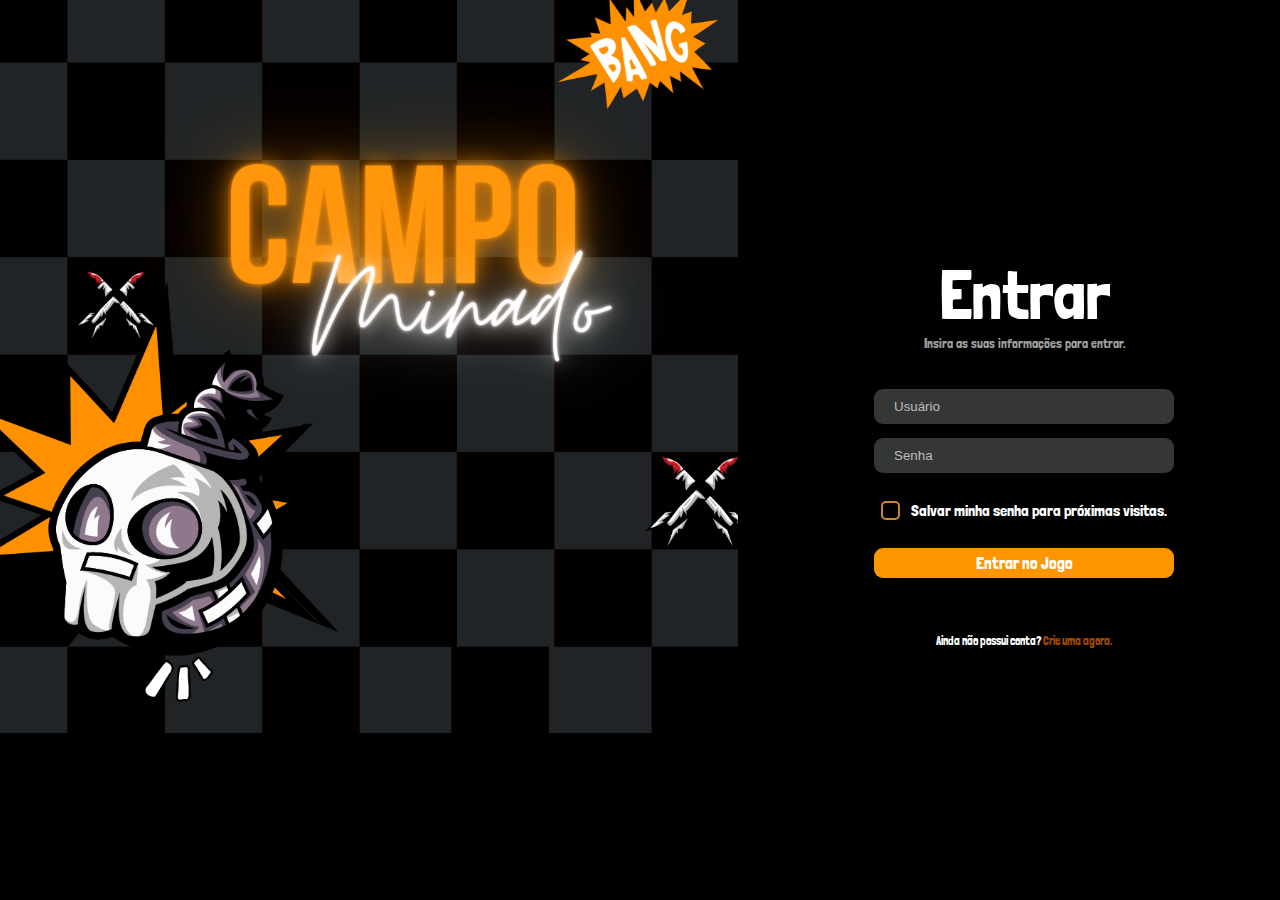
<file: index.html>
<!DOCTYPE html>
<html lang="pt-br">

<head>
	<title>Campo Minado</title>
	<meta charset="utf-8">
	<link rel="stylesheet" href="style.css">

  <!--Favicon-->
  <link rel="shortcut icon" href="img/icon.ico" type="image/x-icon" />

  <!--Fonte Londrina Solid-->
	<link href="https://fonts.googleapis.com/css2?family=Londrina+Solid:wght@300&display=swap" rel="stylesheet">
</head> 

<body>
  <!--Imagem feita por: @brenda.gandinii-->
	<img src="img/img_login.png" id="imagem" alt="Logotipo do Campo Minado">

  <div id="loginArea">

        <div class="login" id="entrar">
            <h1>Entrar</h1>

            <p class="sub">Insira as suas informações para entrar.</p>
            <p><br><br></p>
            <form>  
                <input id="usuarioLogin" type="text" class="text" placeholder="Usuário"/>
                <p><br></p>
                <input id="senhaLogin" type="password" class="text" placeholder="Senha"/>
                <p><br><br></p>

                <input id="check" type="checkbox">
                <label for="check">Salvar minha senha para próximas visitas.</label>

                <p><br><br></p>

            <a class="button" id="logar"><p>Entrar no Jogo</p></a>
                
                <p><br><br><br><br></p>

                <p>Ainda não possui conta? <a class="trocaTela">Crie uma agora.</a></p>

            </form>
        </div>

        <div class="login" id="cadastrar">
            <h3>Cadastrar</h3>

            <p class="sub">Torne-se um dos maiores jogadores de Campo Minado da Unicamp</p>
            <p><br><br></p>

            <form name="formCad" id="formCadastro">

                <div class="form-control">
                <small>Error message</small>
                <input type="text" class="text" placeholder="Nome Completo" id="nome" name="Nome" data-nomeInput="Nome"/>
                </div>
                <p><br></p>
                <div class="form-control">
                <small>Error message</small>
                <input type="text" class="text" placeholder="CPF (Apenas Dígitos)" id="cpf" name="CPF" data-nomeInput="CPF"/>
                </div>
                <p><br></p>
                <div class="form-control">
                <small>Error message</small>
                <input type="text" class="text"  placeholder="Data de Nascimento (dd/mm/yyyy)" id="dataNasc" name="dataNasc" data-nomeInput="Data de Nascimento"/>
                </div>
                <p><br></p>
                <div class="form-control">
                <small>Error message</small>
                <input type="text" class="text"  placeholder="Telefone" id="telefone" name="Telefone" data-nomeInput="Telefone"/>
                </div>
                <p><br></p>
                <div class="form-control">
                <small>Error message</small>
                <input type="text" class="text" placeholder="Email" id="email" name="Email" data-nomeInput="Email"/>
                </div>
                <p><br></p>
                <div class="form-control">
                <small>Error message</small>
                <input type="text" class="text" placeholder="Usuário" id="usuario" name="Username" data-nomeInput="Username"/>
                </div>
                <p><br></p>
                <div class="form-control">
                <small>Error message</small>
                <input type="password" class="text" placeholder="Senha" id="senha" name="Senha" data-nomeInput="Senha"/>
                </div>
                <p><br></p>
                <div class="form-control">
                <small>Error message</small>
                <input type="password" class="text" placeholder="Confirme sua Senha" id="confirmarSenha" name="confirmarSenha" data-nomeInput="Confirmar Senha"/>
                </div>
                <p><br></p>

                <a class="button" id="cadastro"><p>Criar minha conta</p></a>

                <p><br></p>

                <p>Já possui uma conta? <a class="trocaTela">Faça login agora.</a></p>

            </form>
        </div>
    </div>
    <script type="module" src="./scripts/autentificacao.js"></script> 
  </body>
</html>
</file>
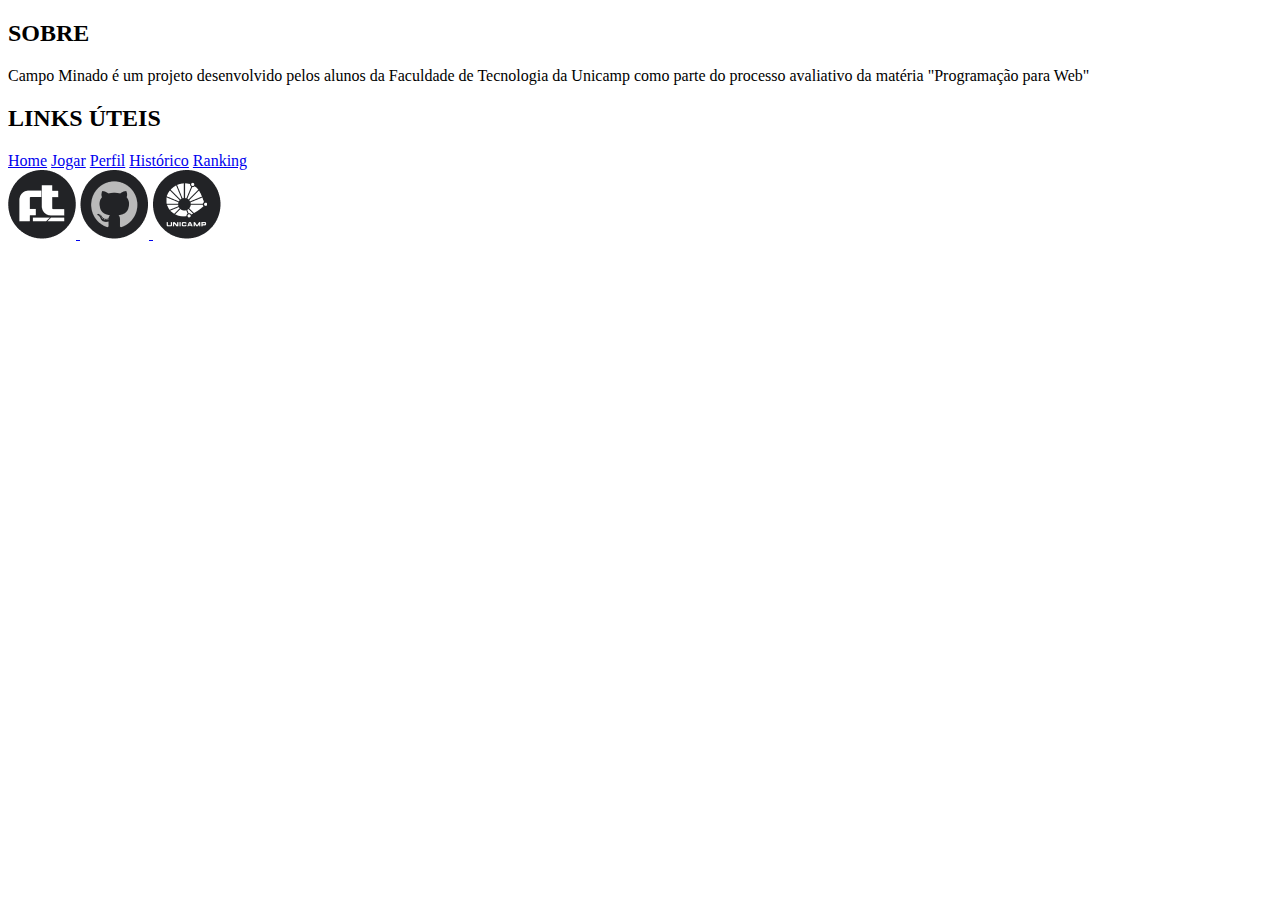
<file: NÃO ENVIAR/footer.html>
<!DOCTYPE html>
<html lang="pt-br">
<head>
  <meta charset="UTF-8">

  <!--Fonte Inter-->
  <link href="https://fonts.googleapis.com/css2?family=Inter:wght@100&display=swap" rel="stylesheet">
  
</head>
<body>
  <footer class="footer-container">
        <div id="f-sobre">
          <h2>SOBRE</h2>
          <p>Campo Minado é um projeto desenvolvido pelos alunos da Faculdade de Tecnologia da Unicamp como parte do
            processo avaliativo da matéria "Programação para Web"</p>
        </div>
        <div id="f-links">

          <h2>LINKS ÚTEIS</h2>

          <a href="../Dashboard/index.html" title="Home">Home</a>

          <a href="../CampoMinado/index.html" title="Campo Minado">Jogar</a>

          <a href="../Perfil/index.html" title="Perfil">Perfil</a>

          <a href="../Historico/index.html" title="Histórico">Histórico</a>

          <a href="../Ranking/index.html" title="Ranking">Ranking</a>

        </div>
        <div id="f-social">

          <div id="f-social-icons-div">
              <a href="https://www.ft.unicamp.br" target="_blank">
                <img src="../../img/ft_icon.png" alt="Icone Ft">
              </a>
              <a href="https://github.com/Felpezs/CampoMinado" target="_blank">
                <img src="../../img/github_icon.png" alt="Icone Github">
              </a>
            <a href="https://www.unicamp.br/unicamp/" target="_blank">
              <img src="../../img/unicamp_icon.png" alt="Icone Unicamp">
            </a>
          </div>
        </div>
      </footer>

</body>
</html>
</file>
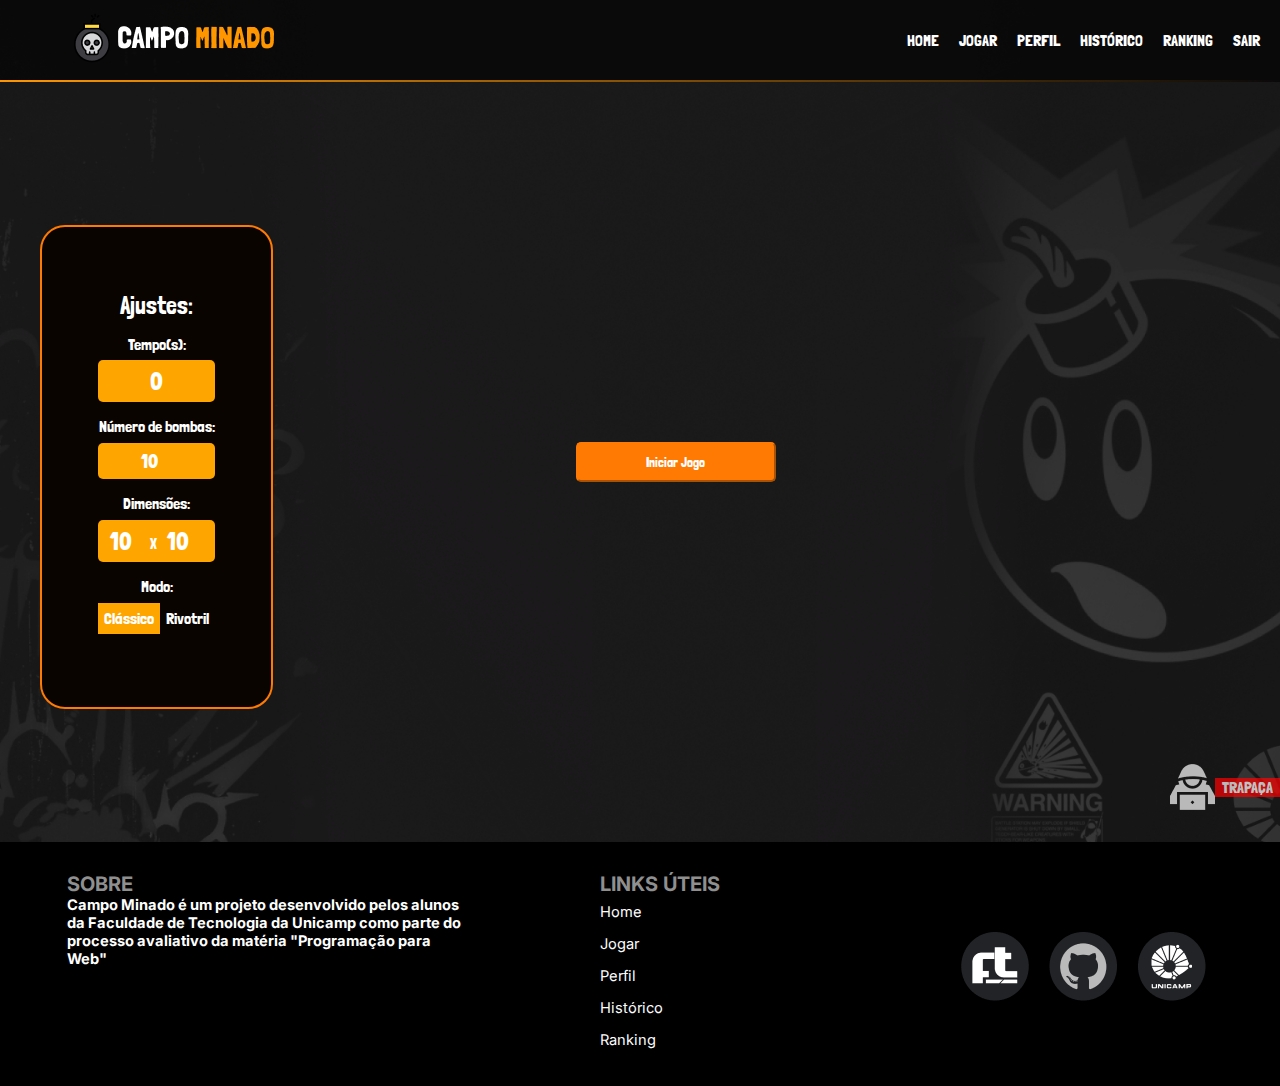
<file: Screens/CampoMinado/campoMinado.html>
<!DOCTYPE html>
<html lang="pt-br">
   <head>
      <meta charset="UTF-8" />
      <title>Campo Minado - Jogar</title>
      <link rel="stylesheet" type="text/css" href="style.css"/>

      <!--Favicon-->
      <link rel="shortcut icon" href="../../img/icon.ico" type="image/x-icon" />
    
      <!--Estilo Footer-->
      <link rel="stylesheet" type="text/css" href="../../Components/Footer/style.css" />

      <!--Fonte Londrina Solid-->
      <link href="https://fonts.googleapis.com/css2?family=Londrina+Solid:wght@300;400&display=swap" rel="stylesheet">

      <!--Fonte Inter-->
      <link href="https://fonts.googleapis.com/css2?family=Inter:wght@100&display=swap" rel="stylesheet">
  
      <!--Estilo NavBar-->
      <link rel="stylesheet" type="text/css" href="../../Components/Header/style.css" />

      
   </head>
   <body>
      <header>
         <div id="navbar">
           <div id="logo">
               <a href="../Dashboard/dashboard.html"><img src="../../img/Logo.png" alt="Logo da Página"></a>
           </div>
           <nav>
               <ul>
                   <li><a href="../Dashboard/dashboard.html">Home</a></li>
                   <li><a href="../CampoMinado/campoMinado.html">Jogar</a></li>
                   <li><a href="../Perfil/perfil.html">Perfil</a></li>
                   <li><a href="../Historico/historico.html">Histórico</a></li>
                   <li><a href="../Ranking/ranking.html">Ranking</a></li>
                   <li><a href="../../index.html">Sair</a></li>
               </ul>
           </nav>
         </div>
       </header>
      <article class="container">
         <div class="jogoContainer">
            <div class="headerJogoContainer">
               <div class="headerJogoContent">
                  <div class="itemHeaderJogo">
                     <h2>Ajustes:</h2>
                  </div>
                  <div class="itemHeaderJogo">
                     <h4>Tempo(s):</h4>
                     <div class="textBoxOrange">
                        <p id="timer">0</p>
                     </div>
                  </div>
                  <div class="itemHeaderJogo">
                     <h4>Número de bombas:</h4>
                     <div class="textBoxOrange">
                         <input class="hudInput2" type="number" id="nbombas" name="nbombas">
                     </div>
                  </div>
                  <div class="itemHeaderJogo">
                     <h4>Dimensões:</h4>
                     <div class="textBoxOrange">
                        <input class="hudInput" type="number" id="dimensao1" name="dimensao1" onkeydown="return false">
                        <p id="x" > X </p>
                        <input class="hudInput" type="number" id="dimensao2" name="dimensao2" onkeydown="return false">
                     </div>
                  </div>
                  <div class="itemHeaderJogo">
                     <h4>Modo:</h4>
                     <div class="switchBox" onclick="alteraModo()">
                        <div id="modoClassico" class="switchOn">
                           <p>Clássico</p>
                        </div>
                        <div id="modoRivotril" class="switchOff">
                           <p>Rivotril</p>
                        </div>
                     </div>
                  </div>
               </div>
            </div>
            <div class="jogoContent">
                <div class="headerGameArea">
                  <h1><span style="color:#ffff;">Campo</span> Minado</h1>
                </div>
                <div id="borda">
                  <table id="tabela"></table>
                
                  <table id="trapaca"></table>
                </div>
                  <button class="startButton" id="sbt" onclick="startGame()">Iniciar Jogo
                  </button>
                  <button class="restartButton"  id= "rst" onclick="restartGame()">
                  Reiniciar
                  </button>
            </div>
         </div>
         <div class="hackerArea" onmouseover="trapaca()" onmouseout="normal()">
                <img src="../../img/hacker_icon.png" alt="Hacker Icon" />
                <div class="trapacaButton" > 
                 <p> TRAPAÇA </p>
              </div>
             </div>
      </article>
      <footer class="footer-container" id="footer">
         <div id="f-sobre">
           <h2>SOBRE</h2>
           <p>Campo Minado é um projeto desenvolvido pelos alunos da Faculdade de Tecnologia da Unicamp como parte do
             processo avaliativo da matéria "Programação para Web"</p>
         </div>
         <div id="f-links">
 
           <h2>LINKS ÚTEIS</h2>
 
           <a href="../Dashboard/dashboard.html" title="Home">Home</a>
 
           <a href="../CampoMinado/campoMinado.html" title="Campo Minado">Jogar</a>
 
           <a href="../Perfil/perfil.html" title="Perfil">Perfil</a>
 
           <a href="../Historico/historico.html" title="Histórico">Histórico</a>
 
           <a href="../Ranking/ranking.html" title="Ranking">Ranking</a>
 
         </div>
         <div id="f-social">
 
           <div id="f-social-icons-div">
               <a href="https://www.ft.unicamp.br" target="_blank">
                 <img src="../../img/ft_icon.png" alt="Icone Ft">
               </a>
               <a href="https://github.com/Felpezs/CampoMinado" target="_blank">
                 <img src="../../img/github_icon.png" alt="Icone Github">
               </a>
             <a href="https://www.unicamp.br/unicamp/" target="_blank">
               <img src="../../img/unicamp_icon.png" alt="Icone Unicamp">
             </a>
           </div>
         </div>
       </footer>

       <script src="scripts.js"></script>
   </body>
</html>
</file>
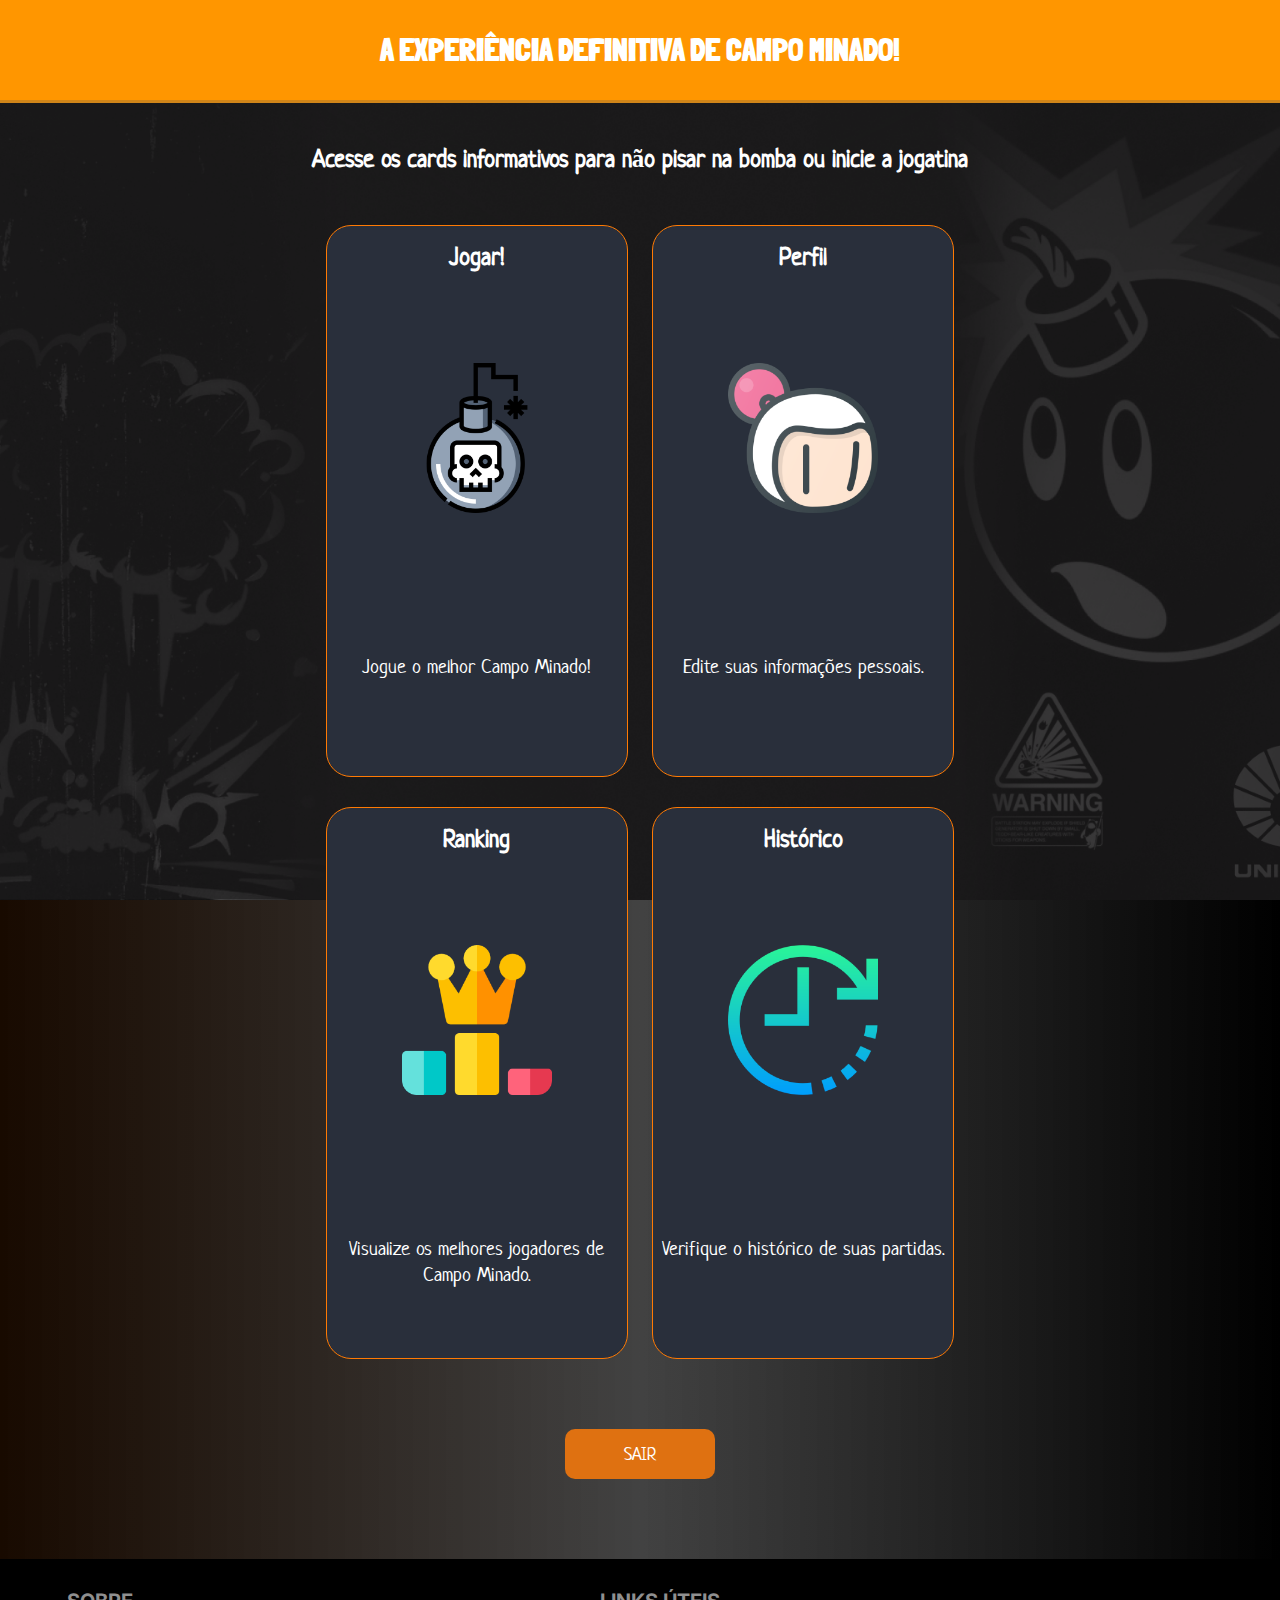
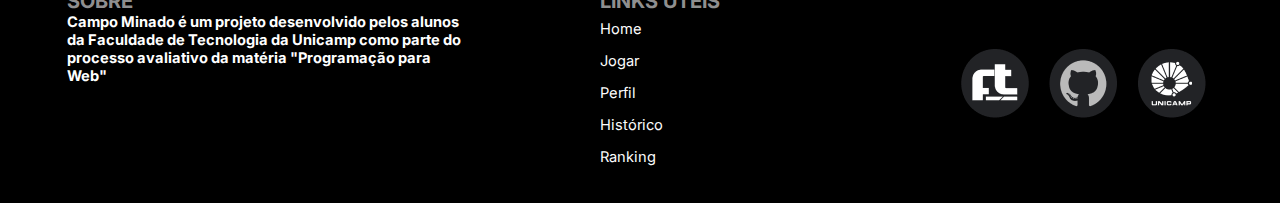
<file: Screens/Dashboard/dashboard.html>
<!DOCTYPE html>
<html lang="pt-br">

  <head>
    <meta charset="UTF-8">
    <title>Campo Minado - Dashboard</title>

    <!--Favicon-->
    <link rel="shortcut icon" href="../../img/icon.ico" type="image/x-icon" />
    
    <!--Estilo Customizado CSS-->
    <link rel="stylesheet" type="text/css" href="style.css">

    <!--Estilo Footer CSS-->
    <link rel="stylesheet" type="text/css" href="../../Components/Footer/style.css">

    <!--Fonte Londrina Solid-->
    <link href="https://fonts.googleapis.com/css2?family=Londrina+Solid:wght@300;400&display=swap" rel="stylesheet">

    <!--Fonte Neucha-->
    <link href="https://fonts.googleapis.com/css2?family=Neucha&display=swap" rel="stylesheet">

    <!--Fonte Inter-->
    <link href="https://fonts.googleapis.com/css2?family=Inter:wght@100&display=swap" rel="stylesheet">
  </head>

  <body>
    <header>
      <h1>A experiência definitiva de Campo Minado!</h1>
    </header>
    <div id="container">
      <article>
        <div id="info">
          <h2>Acesse os cards informativos para não pisar na bomba ou inicie a jogatina</h2>
        </div>
        <div id="card_area">
          <div class="group_cards">
            <a href="../CampoMinado/campoMinado.html">
              <div class="card">
                <h2>Jogar!</h2>
                <img src="../../img/bomb.png" alt="Bomba">
                <p>Jogue o melhor Campo Minado!</p>
              </div>
            </a>
            <a href="../Perfil/perfil.html">
              <div class="card">
                <h2>Perfil</h2>
                <img src="../../img/bomberman.png" alt="Bomberman">
                <p>Edite suas informações pessoais.</p>
              </div>
            </a>
        </div>
        <div class="group_cards">
          <a href="../Ranking/ranking.html">
            <div class="card">
              <h2>Ranking</h2>
              <img src="../../img/rank_img.png" alt="Ranking">
              <p>Visualize os melhores jogadores de Campo Minado.</p>
            </div>
          </a>
          <a href="../Historico/historico.html">
            <div class="card">
              <h2>Histórico</h2>
              <img src="../../img/clock_historic.png" alt="Relógio">
              <p>Verifique o histórico de suas partidas.</p>
            </div>
          </a>
        </div>
          
          <div id="exit">
            <a href="../../index.html">
              <div class="button">
                <p>Sair</p>
              </div>
            </a>
          </div>
        </div>
      </article>
    </div>
    <footer class="footer-container">
      <div id="f-sobre">
        <h2>SOBRE</h2>
        <p>Campo Minado é um projeto desenvolvido pelos alunos da Faculdade de Tecnologia da Unicamp como parte do
          processo avaliativo da matéria "Programação para Web"</p>
      </div>
      <div id="f-links">

        <h2>LINKS ÚTEIS</h2>

        <a href="../Dashboard/dashboard.html" title="Home">Home</a>

        <a href="../CampoMinado/campoMinado.html" title="Campo Minado">Jogar</a>

        <a href="../Perfil/perfil.html" title="Perfil">Perfil</a>

        <a href="../Historico/historico.html" title="Histórico">Histórico</a>

        <a href="../Ranking/ranking.html" title="Ranking">Ranking</a>

      </div>
      <div id="f-social">

        <div id="f-social-icons-div">
            <a href="https://www.ft.unicamp.br" target="_blank">
              <img src="../../img/ft_icon.png" alt="Icone Ft">
            </a>
            <a href="https://github.com/Felpezs/CampoMinado" target="_blank">
              <img src="../../img/github_icon.png" alt="Icone Github">
            </a>
          <a href="https://www.unicamp.br/unicamp/" target="_blank">
            <img src="../../img/unicamp_icon.png" alt="Icone Unicamp">
          </a>
        </div>
      </div>
    </footer>
  </body>

</html>
</file>
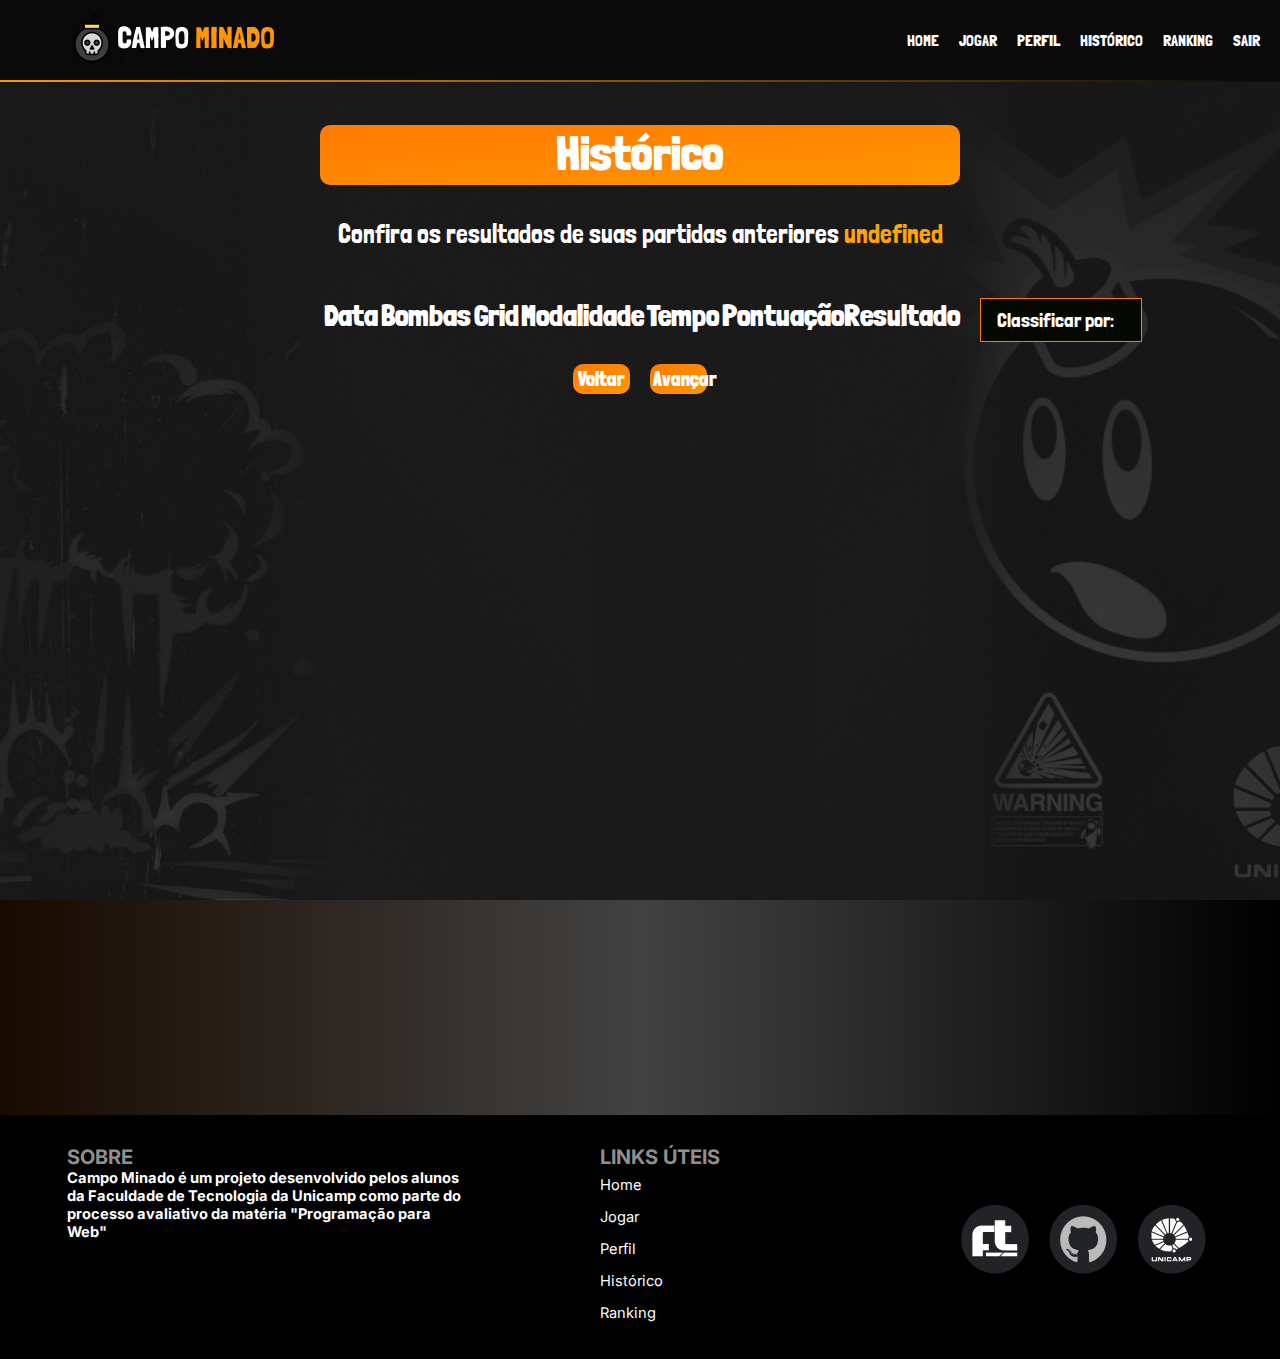
<file: Screens/Historico/historico.html>
<!DOCTYPE html>
<html lang="pt-br">
  <head>
    <meta charset="UTF-8" />
    <title>Campo Minado - Histórico</title>
    <link rel="stylesheet" type="text/css" href="style.css" />

    <!--Favicon-->
    <link rel="shortcut icon" href="../../img/icon.ico" type="image/x-icon" />
    
    <!--Estilo NavBar-->
    <link rel="stylesheet" type="text/css" href="../../Components/Header/style.css"/>

    <!--Estilo Footer CSS-->
    <link rel="stylesheet" type="text/css" href="../../Components/Footer/style.css">

    <!--Fonte Londrina Solid-->
    <link href="https://fonts.googleapis.com/css2?family=Londrina+Solid:wght@300;400&display=swap" rel="stylesheet">

    <!--Fonte Neucha-->
    <link
      href="https://fonts.googleapis.com/css2?family=Neucha&display=swap"
      rel="stylesheet"
    />
    
    <!--Fonte Inter-->
    <link href="https://fonts.googleapis.com/css2?family=Inter:wght@100&display=swap" rel="stylesheet">
  </head>

  <body>
    <header>
      <div id="navbar">
        <div id="logo">
            <a href="../Dashboard/dashboard.html"><img src="../../img/Logo.png" alt="Logo da Página"></a>
        </div>
        <nav>
            <ul>
                <li><a href="../Dashboard/dashboard.html">Home</a></li>
                <li><a href="../CampoMinado/campoMinado.html">Jogar</a></li>
                <li><a href="../Perfil/perfil.html">Perfil</a></li>
                <li><a href="../Historico/historico.html">Histórico</a></li>
                <li><a href="../Ranking/ranking.html">Ranking</a></li>
                <li><a href="../../index.html">Sair</a></li>
            </ul>
        </nav>
      </div>
    </header>
    <article class="container">
      <div class="nomeCentral">
        <h1>Histórico</h1>
      </div>

      <div class="info">
        <h2>Confira os resultados de suas partidas anteriores <span class="userInfo">Joselito25</span></h2>
      </div>

      <div class="content">
        <div class="botaoClassificacao">
            <div class="dropdown">
            <div class="dropbtn">Classificar por:</div>
              <div class="dropdown-content">
                <a href="#">Mais Recentes</a>
                <a href="#">Mais Antigos</a>
                <a href="#">Menor Tempo</a>
                <a href="#">Mais Bombas</a>
                <a href="#">Maior Pontuação</a>
              </div>
          </div>
        </div>

        <!-- HEADERS -->
        <table class="tabelaHistorico">
          <tr>
            <th style="width: 20%">Data</th>
            <th style="width: 10%">Bombas</th>
            <th style="width: 15%">Grid</th>
            <th style="width: 5%">Modalidade</th>
            <th style="width: 20%">Tempo</th>
            <th style="width: 20%">Pontuação</th>
            <th style="width: 10%">Resultado</th>
          </tr>

          <!-- PRIMEIRA LINHA -->

        </table>

      <div id="navHistorico">
        <div class="botaoVoltar">
          <a class="button">Voltar</a>
        </div>
        <div class="botaoAvancar">
          <a class="button">Avançar</a>
        </div>
      </div>

      </div>
    </article>
    <footer class="footer-container">
      <div id="f-sobre">
        <h2>SOBRE</h2>
        <p>Campo Minado é um projeto desenvolvido pelos alunos da Faculdade de Tecnologia da Unicamp como parte do
          processo avaliativo da matéria "Programação para Web"</p>
      </div>
      <div id="f-links">

        <h2>LINKS ÚTEIS</h2>

        <a href="../Dashboard/dashboard.html" title="Home">Home</a>

        <a href="../CampoMinado/campoMinado.html" title="Campo Minado">Jogar</a>

        <a href="../Perfil/perfil.html" title="Perfil">Perfil</a>

        <a href="../Historico/historico.html" title="Histórico">Histórico</a>

        <a href="../Ranking/ranking.html" title="Ranking">Ranking</a>

      </div>
      <div id="f-social">

        <div id="f-social-icons-div">
            <a href="https://www.ft.unicamp.br" target="_blank">
              <img src="../../img/ft_icon.png" alt="Icone Ft">
            </a>
            <a href="https://github.com/Felpezs/CampoMinado" target="_blank">
              <img src="../../img/github_icon.png" alt="Icone Github">
            </a>
          <a href="https://www.unicamp.br/unicamp/" target="_blank">
            <img src="../../img/unicamp_icon.png" alt="Icone Unicamp">
          </a>
        </div>
      </div>
    </footer>

    <script src="./script.js"></script>
  </body>
</html>
</file>
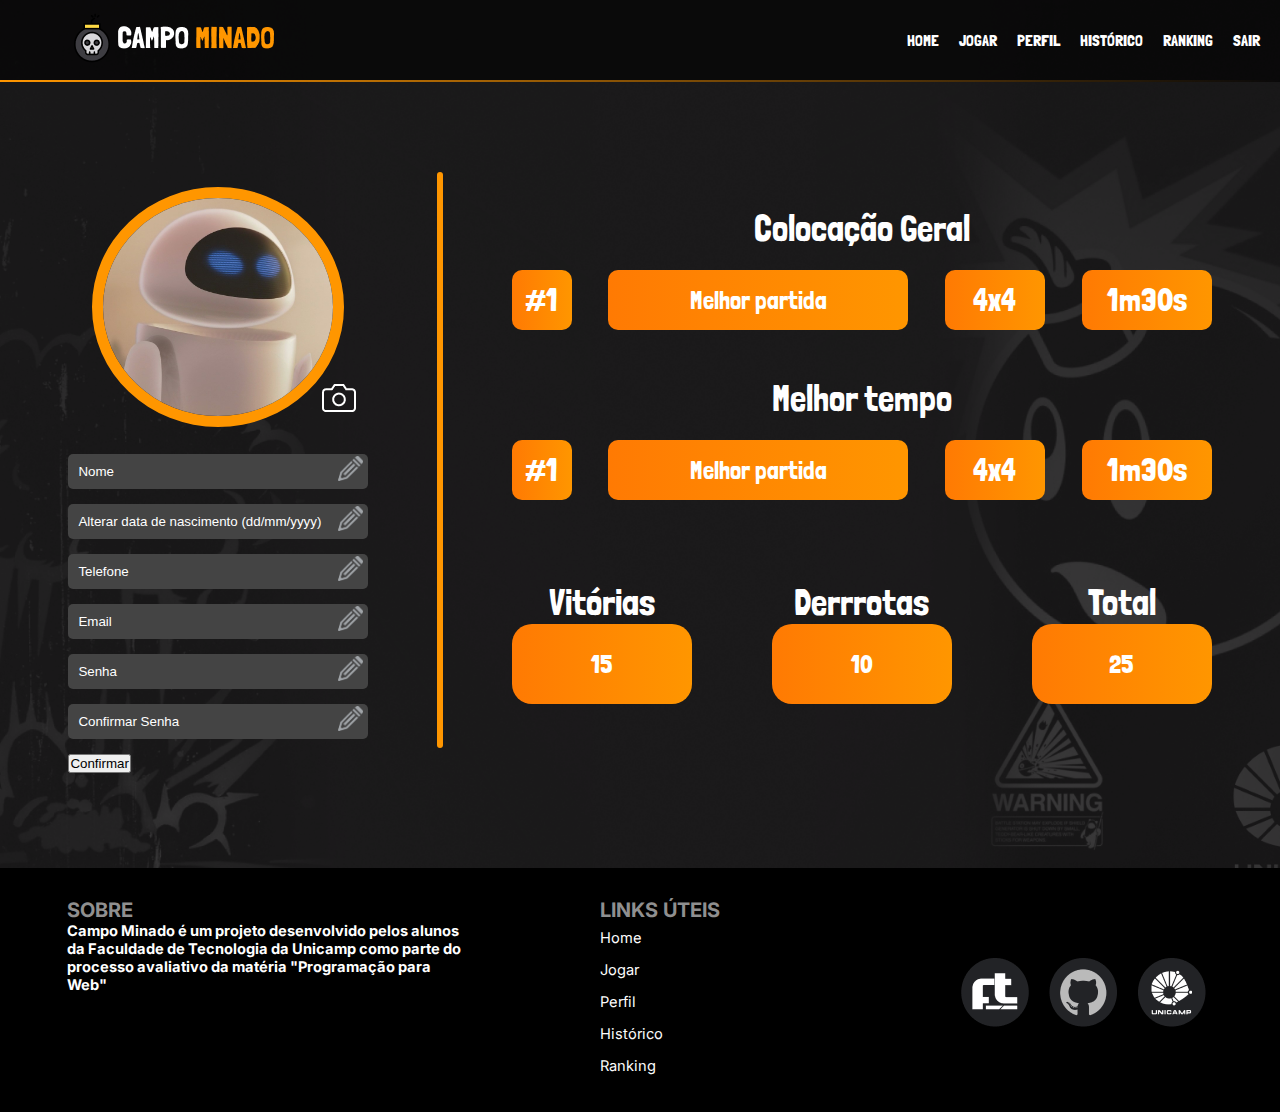
<file: Screens/Perfil/perfil.html>
<!DOCTYPE html>
<html lang="">

<head>
	<meta charset="UTF-8" />
	<title>Campo Minado - Perfil</title>
	<link rel="stylesheet" type="text/css" href="style.css" />

	<!--Favicon-->
	<link rel="shortcut icon" href="../../img/icon.ico" type="image/x-icon" />

	<!--Fonte Londrina Solid-->
	<link href="https://fonts.googleapis.com/css2?family=Londrina+Solid:wght@300;400&display=swap" rel="stylesheet" />

	<!--Fonte Inter-->
	<link href="https://fonts.googleapis.com/css2?family=Inter:wght@100&display=swap" rel="stylesheet" />

	<!--Estilo Footer-->
	<link rel="stylesheet" type="text/css" href="../../Components/Footer/style.css" />

	<!--Estilo NavBar-->
	<link rel="stylesheet" type="text/css" href="../../Components/Header/style.css" />
</head>

<body>
	<header>
		<div id="navbar">
			<div id="logo">
				<a href="../Dashboard/dashboard.html"><img src="../../img/Logo.png" alt="Logo da Página"></a>
              </div>
              <nav>
                  <ul>
                      <li><a href="../Dashboard/dashboard.html">Home</a></li>
                      <li><a href="../CampoMinado/campoMinado.html">Jogar</a></li>
                      <li><a href="../Perfil/perfil.html">Perfil</a></li>
                      <li><a href="../Historico/historico.html">Histórico</a></li>
                      <li><a href="../Ranking/ranking.html">Ranking</a></li>
                      <li><a href="../../index.html">Sair</a></li>
                  </ul>
              </nav>
            </div>
          </header>

        <div class="tela">
            <div class="ladoEsquerdo">

                <div class="posicionamento ">
                <img src="../../img/wallE.png" class="fotoPerfil" alt="Foto de Perfil"/>
                 <label for="image"><img src="../../img/icon-camera.png" class="camerazinha" alt="Camera"/>
                 <input type="file" accept="image/x-png,image/jpeg" id="image" name="image" style="display:none;"/>
                 </label>
                </div>

       <form>
                   <div class="fake-input">
                     <input type="text" placeholder="Nome" id="nome" disabled/>
                     <label for="nome">
                         <img src="../../img/edit.png" alt="Editar" width=25 id="lapisNome"/>
                    </label>
                     
                  </div>    

                   <div class="fake-input">
                     <input type="text" placeholder="Alterar data de nascimento (dd/mm/yyyy)" id="dtNas" disabled/>
                     <label for="dtNas">
                         <img src="../../img/edit.png" alt="Editar" width=25 id="lapisDtNas"/>
                    </label>
                  </div>    

                   <div class="fake-input">
                     <input type="text" placeholder="Telefone" id="telefone" disabled/>
                     <label for="telefone" >
                         <img src="../../img/edit.png" alt="Editar" width=25 id="lapisTelefone"/> 
                    </label>
                  </div>  

                   <div class="fake-input">
                     <input type="text" placeholder="Email" id="email" disabled/>
                     <label for="email" >
                         <img src="../../img/edit.png" alt="Editar" width=25 id="lapisEmail"/>
                    </label>
                  </div>     

                  <div class="fake-input">
                     <input type="password" placeholder="Senha" id="senha" disabled/>
                     <label for="senha" >
                         <img src="../../img/edit.png" alt="Editar" width=25 id="lapisSenha" />
                    </label>
                  </div>

                  <div class="fake-input">
                     <input type="password" placeholder="Confirmar Senha" id="confirmarSenha" disabled/>
                    <label for="confirmarSenha">
                         <img src="../../img/edit.png" alt="Editar" width=25 id="lapisConfirmarSenha"/>
                    </label>
                  </div>

                  <button type="submit" onclick="atualizarDadosNaSessao();">Confirmar</button>      
          </form>
            </div>

            <div class="verticalLine"></div>

            <div class="ladoDireito">
                <div class="colocacaoGeral">
                    <div class="posicaoRelativa">
                        <p style="padding: 20px">Colocação Geral</p>
                    </div>

                    <div class="posicionamento2">

                        <div class="ranking">
                            <div class="insideRanking">
                                <p>#1</p>
                            </div>
                        </div>

                       <div class="melhorPartida">
                            <div class="insideRetangulo">
                                <p>Melhor partida</p>
                            </div>
                        </div>

                        <div class="dimensoes">
                            <div class="insideDimensoes">
                                <p>4x4</p>
                            </div>
                        </div>
                        <div class="tempo">
                            <div class="insideTempo">
                                <p>1m30s</p>
                            </div>
                        </div>
                    </div>
                </div>
                <div class="colocacaoGeral">
                    <div class="posicaoRelativa">
                        <p style="padding-top: 90px;padding-bottom: 20px">Melhor tempo</p>
                    </div>
                    <div class="posicionamento2">
                    <div class="ranking">
                        <div class="insideRanking">
                            <p>#1</p>
                        </div>
                    </div>

                    <div class="melhorPartida">
                        <div class="insideRetangulo">
                            <p>Melhor partida</p>
                        </div>
                    </div>

                    <div class="dimensoes">
                        <div class="insideDimensoes">
                            <p>4x4</p>
                        </div>
                    </div>
                    <div class="tempo">
                        <div class="insideTempo">
                            <p>1m30s</p>
                        </div>
                    </div>
                    </div>

                    <div class="posicaoRelativa2">
                      <div>
                        <p>Vitórias</p>
                        <div class="caixaDeBaixo">
                            <div class="insideBaixo">
                                <p>15</p>
                            </div>
                        </div>
                      </div>
                      <div>
                        <p>Derrrotas</p>
                        <div class="caixaDeBaixo">
                            <div class="insideBaixo">
                                <p>10</p>
                            </div>
                        </div>
                        </div>
                         <div>
                        <p>Total</p>
                        <div class="caixaDeBaixo">
                            <div class="insideBaixo">
                                <p>25</p>
                            </div>
                        </div>
                        </div>
                    </div>
                </div>
            </div>
        </div>
        <footer class="footer-container">
            <div id="f-sobre">
              <h2>SOBRE</h2>
              <p>Campo Minado é um projeto desenvolvido pelos alunos da Faculdade de Tecnologia da Unicamp como parte do
                processo avaliativo da matéria "Programação para Web"</p>
            </div>
            <div id="f-links">
    
              <h2>LINKS ÚTEIS</h2>
    
              <a href="../Dashboard/dashboard.html" title="Home">Home</a>
    
              <a href="../CampoMinado/campoMinado.html" title="Campo Minado">Jogar</a>
    
              <a href="../Perfil/perfil.html" title="Perfil">Perfil</a>
    
              <a href="../Historico/historico.html" title="Histórico">Histórico</a>
    
              <a href="../Ranking/ranking.html" title="Ranking">Ranking</a>
    
            </div>
            <div id="f-social">
    
              <div id="f-social-icons-div">
                  <a href="https://www.ft.unicamp.br" target="_blank">
                    <img src="../../img/ft_icon.png" alt="Icone Ft">
                  </a>
                  <a href="https://github.com/Felpezs/CampoMinado" target="_blank">
                    <img src="../../img/github_icon.png" alt="Icone Github">
                  </a>
                <a href="https://www.unicamp.br/unicamp/" target="_blank">
                  <img src="../../img/unicamp_icon.png" alt="Icone Unicamp">
                </a>
              </div>
            </div>
          </footer>

          <script src="script.js"></script>
    </body>
</html>
</file>
<file: style.css>
*{margin: 0; padding: 0;}

#imagem {
    max-width: 60%;
    height: auto;
    width: auto; /* ie8 */
    margin-top: -35px;
    margin-left: -30px;
}

.login {
    display: flex;
    flex-direction: column;
    align-items: center;
    justify-content: center;
    width: 40vw;
    right: 0;
    position: absolute;
    background: #000; 
    height: 100%;
}

@media screen and (max-width: 1080px) { 
#imagem  { display: none; }
}


@media screen and (max-width: 1080px) { 
.login { position: relative; }
}


@media screen and (max-width: 1080px) { 
    #loginArea {
    margin: auto;
    display: block;
    margin-top: 10%;
  }
}

body{
    display: flex;
    flex-direction: row;
    background-color: #000000;
    color: white;
    font-family: 'Londrina Solid';
    overflow-y: hidden;
}

#cadastrar {
  display: none;
}

.login form {
    display: flex;
    flex-direction: column;
    align-items: center;
}

.login section{
    display: flex;
    flex-direction: row;
}

.login h1{
    font-size: 70px;
    font-style: normal;
    font-weight: normal;
    display: flex;
    align-items: center;
    letter-spacing: -0.017em;
}

.sub{
    color:#9E9E9E;
    font-size: 13px;
}

.text{
    width: 280px;
    height: 35px;
    border-radius: 9px;
    background-color: #353737;
    border: none;
}

input::placeholder{
    color: #bdbdbd;
}

section label{
    font-size: 12px;
    color: #9E9E9E;
    padding-left: 10px;
}

form p{
    font-size: 12px;
}

form a{
    color: #A14800;
    text-decoration: none;
}

.button p{
  font-size: 17px;
}

.button{
    width: 300px;
    height: 30px;
    border-radius: 9px;
    background-color: #FF9600;
    border: none;
    color: white;
    font-weight: normal;
    font-size: 17px;
    font-family: 'Londrina Solid';
    display: flex;
    align-items: center;
    justify-content: center;
}

#cadastro{
    margin: 5px 0 5px 0;
}

input[type="text"],input[type="password"]  {
    color: white;
    padding-left: 20px;
}

input[type="checkbox"] {
    position: absolute;
    z-index: -1;
    opacity: 0;
}
  
input[type="checkbox"] + label {
    position: relative;
    cursor: pointer;
    padding-left: 30px;
}

input[type="checkbox"] + label::before {
    content: "";
    position: absolute;
    width: 15px;
    height: 15px;
    left: 0;
    bottom: 0;
    border: solid 2px;
    vertical-align: bottom;
    border-color: #CC892A;
    border-radius: 5px;
}

input[type="checkbox"]:checked + label::after {
    content: "";
    position: absolute;
    left: 6px;
    bottom: 6px;
    width: 6px;
    height: 14px;
    border-right: solid 3px white;
    border-bottom: solid 3px white;
    transform: rotate(45deg);
}

#cadastrar h3{
    font-size: 35px;
    font-weight: normal;
}

a{
  cursor: pointer;
}

.formControl.valido input {
    border: 2px solid #2ecc71;
}

.formControl.invalido input{
    border: 2px solid #e74c3c;
}

.form-control small{
    display: none;
}
</file>
<file: Screens/CampoMinado/style.css>
*{
    margin: 0;
    padding: 0;
}

body{
    background: url('../../img/background.png') no-repeat center fixed, linear-gradient(90deg, rgba(24, 10, 0, 1), rgba(33, 33, 33, 0.85), rgba(0, 0, 0, 1));
       -webkit-background-size: cover;
       -moz-background-size: cover;
       -o-background-size: cover;
       background-size: cover;
}

#footer {
  margin-top: 0px;
}

.nomeCentral{
    background: linear-gradient(to left top, #FF9600, #FF7A03);
    border-radius: 10px;
    width: 100%;
    height: 60px;
    margin: auto;
    margin-bottom: 33px;
}

h4,p {
  font-family: 'Londrina Solid', cursive;
}

.nomeCentral h1{
    font-weight: normal;
    font-size: 48px;
    color: #ffff;
    text-align: center;
}


.container {
  margin: 0;
  padding: 10px;
}


.boxTdFirst {
    background: linear-gradient(to left top, #FF9600, #FF7A03);
    border-radius: 10px;
    margin: auto;
    width: 100%;
    height: 100%;  
}

.jogoContainer {
  display: flex;
  height: 50vw;
  justify-items: center;
  align-items: center;
  margin: 50px 0;
}

.hudInput {
  background: transparent;
  border: 0px;
  color: white;
  width: 40px;
  text-align: center;
  font-size: 25px;
  font-family: 'Londrina Solid';
}

.hudInput2 {
  background: transparent;
  border: 0px;
  color: white;
  width: 45px;
  text-align: center;
  font-size: 20px;
  font-family: 'Londrina Solid';
}

#x {
  width: 10px;
  align-content: center;
  padding-top: 5px;
  margin-right: 7px;

  
}

#timer {
  font-size: 25px
}

.headerJogoContainer {
  display: flex;
  flex-direction: row;
  align-items: center;
  justify-items: center;
  border-radius: 25px;
  border:  2px solid rgba(255, 122, 3, 1);
  background-color: #0A0400;
  height: 480px;
  margin-left: 30px;
  margin-top: 10px;
  color: white;
  font-family: 'Londrina Solid';
}

.itemHeaderJogo {
  margin: 5px;
  margin-bottom: 15px;
}

.headerJogoContent {
  padding-top: 4.5vh;
  padding-left:  4vw;
  padding-right:  4vw;
  padding-bottom:  4.5vh;
  text-align: center;
}

.textBoxOrange {
  padding: 6px;
  background: orange;
  text-align: center;
  display: flex;
  justify-content: center;
  border-radius: 5px;
}

h2 {
  font-weight: 500;
}

.switchBox{
  text-align: center;
  display: flex;
  cursor: pointer;
}

.switchOff, .switchOn{
  padding: 6px;
}

.switchOn{
  background-color: orange;
}

.jogoContent {
  display: flex;
  flex-direction: column;
  justify-content: center;
  align-items: center;
  height: 50vw;
  color: #fff;
  width: 80vw;
  margin-right: 15vw;
}

.startButton {
    font-family: 'Londrina Solid';
    margin-top: -10vh;
    color: #fff;
    background: #FF7A03;
    margin: auto;
    width: 200px;
    height: 40px;
    border-radius: 5px;
    border-color: rgba(255, 122, 3, 1);
    cursor: pointer;
}

h4 , p {
  color: #fff
}

h4{
  margin-bottom: 0.75vh;
  font-weight: 500;
}

.trapacaButton {
  background: red;
  color: white;
  width: 100%;
  height: 100%;
  align-self: center;
}

.hackerArea {
  display: flex;
  position: fixed;
  opacity: 70%;
  right: 0;
  width: 110px;
  bottom: 90px;
  text-align: center;
  justify-content: center;
  cursor: pointer;
}

table {
    margin: 0 auto;
    border-collapse: collapse;
}
td {
    border: 1px solid rgba(255, 122, 3, 1);
    width: 30px;
    height: 30px;
    text-align: center;
}

#tabela{
  display: none;
}
#trapaca{
  display: none;
}

.blocked, .flag {
  background: white;
}

.n1, .n2, .n3, .n4, .n5, .n6, .n7, .n8, .blanck {
    background-color: transparent;
    font-family: 'Londrina Solid';
}

.restartButton{
  font-family: 'Londrina Solid';
  font-size: 15px;
  display: none;
  width: 150px;
  height: 40px;
  margin-top: 30px;
  color: #fff;
  background: #FF7A03;
  border-radius: 5px;
  border-color: rgba(255, 122, 3, 1);
  cursor: pointer;
  align-items: center;
  justify-content: center;
}

.n1 {
    color: #8ccefa;
}
.n2 {
    color: #98ff98;
}
.n3 {
    color: #ff6991;
}
.n4 {
    color: #ffdf00;
}
.n5 {
    color: #ee82ee;
}
.n6 {
    color: #ffa500;
}
.n7 {
    color: #ffb6c1;
}
.n8 {
    color: #993399;
}

#borda {
  border:  3px solid rgba(255, 122, 3, 1);
  border-radius: 5px;
  display: none;
  padding: 15px;
  background-color: #180A00;
}

.jogoContent h1{
  font-family: 'Londrina Solid', cursive;
  color: #FF9600;
  margin-bottom: 15px;
  font-weight: 500;
  text-transform: uppercase;
}

.headerGameArea{
  display: none;
}
</file>
<file: Components/Footer/style.css>
.footer-container {
  margin-top: 80px;
  display: flex;
  flex-wrap: wrap;
  flex-direction: row;
  align-items: flex-start;
  justify-content: space-around;
  width: 100%;
  background: #000000;
}

#f-main-menu,
#f-events,
#f-links,
#f-social {
  display: flex;
  flex-direction: column;
  width: 240px;
  height: auto;
  align-items: flex-start;
  justify-content: flex-start;
  margin: 30px;
}


@media screen and (max-width: 676px) {
  #f-main-menu,
  #f-events,
  #f-links,
  #f-social {
    align-items: center;
    margin: 30px 10px 30px 10px;
  }
}

#f-sobre p,
#f-links p,
#f-social p {
  font-family: 'Inter', sans-serif;
  color: #ffffff;
  font-size: 11pt;
  font-weight: 700;
}

#f-sobre h2,
#f-links h2,
#f-social h2 {
  font-family: 'Inter', sans-serif;
  color: #8f8f8f;
  font-size: 15pt;
  font-weight: 700;
}

#f-social-icons-div {
  width: 380px;
  margin-top: 60px;
  display: flex;
  align-items: center;
  justify-content: center;
  margin-left: -70px;
}

#f-social-content-div {
 display: block;
 width: 300px;
}

@media screen and (max-width: 360px) {
  #f-main-menu p,
  #f-events p,
  #f-links p,
  #f-social p {
    font-size: 20pt;
  }
}

#f-main-menu a,
#f-events a,
#f-links a {
  font-family: 'Inter', sans-serif;
  color: rgb(252, 252, 252);
  text-decoration: none;
  line-height: 24pt;
  font-size: 11pt;
}

#f-links a:hover{
  color: #FF7F02;
  font-size: 18px;
}

#f-social a {
  color: #FF7F02;
  font-size: 40pt;
}

#f-sobre {
  width: 400px; 
  padding: 30px;
}

#f-social-icons-div a{
 display: inline-block;
 height: 70px;
 margin-right: 20px;
}
</file>
<file: Components/Header/style.css>
#navbar{
    height: 80px;
    background: rgba(0, 0, 0, 0.6);
    border-bottom-style: solid;
    border-bottom-width: 2px;
    border-image: linear-gradient(to right, rgba(255, 150, 0, 1), rgba(0, 0, 0, 0)) 1;
    display: flex;
    align-items: center;
    justify-content: space-between;
}

#logo a{
    margin-left: 67px;
}

nav ul{
    margin: 0;
    padding: 0;
    display: flex;
    list-style-type: none;
}

nav ul li a{
    margin-right: 20px;
    text-transform: uppercase;
    text-decoration: none;
    color: #fff;
    font-family: 'Londrina Solid', cursive;
}

nav ul li a:hover{
    color: #FF9600;
    border-bottom: 1px solid #4F5965;
    cursor: pointer;
}
</file>
<file: Screens/Dashboard/style.css>
*{
    padding: 0;
    margin: 0;
}

body{
    background: url('../../img/background.png') no-repeat center fixed, linear-gradient(90deg, rgba(24, 10, 0, 1), rgba(33, 33, 33, 0.85), rgba(0, 0, 0, 1));
       -webkit-background-size: cover;
       -moz-background-size: cover;
       -o-background-size: cover;
       background-size: cover;
}

/*
** Area Header
*/

header{
    background-color: #FF9600;
    text-align: center;
    text-transform: uppercase;
    height: 100px;
    border-bottom: 3px solid rgba(177, 122, 42, 0.6);
}

header h1{
    font-family: 'Londrina Solid', cursive;
    color: #ffff;
    text-transform: uppercase;
    line-height: 100px;
}

/*
** Área Dashboard 
*/

#container article{
    display: flex;
    flex-direction: column;
    width: 85%;
    margin: 0 auto;
    flex-wrap: wrap;
    font-family: 'Neucha', cursive;
    color: #ffff;
    text-align: center;
}

#container article h2{
    margin-top: 15px;
    font-size: 25px;
}

#container article a{
    color: #ffff;
    text-decoration: none;
}

#info{
    margin-top: 25px;
    text-align: center;
}

/*
** Area dos cards
*/

#card_area{
    display: flex;
    margin: 50px auto 0 auto;
    max-width: 1380px;
    flex-wrap: wrap;
    justify-content: space-between;
}

.card{ 
    border: 1px solid rgba(255, 122, 3, 1);
    text-align: center;
}

.group_cards{
    margin: 0 auto 30px auto;
    min-width: 55%;
    width: 60%;
    display: flex;
    flex-wrap: wrap;
    justify-content:space-around;
}

#card_area .card{
    background-color: #292F3B;
    width: 300px;
    height: 70vh;
    min-height: 400px;
    max-height: 550px;
    border-radius: 25px;
}

#card_area .card img{  
    margin-top: 10vh;
    width: 50%;
}

#card_area p{
    height: 60px;
    font-size: 20px;
}

.card p{
  margin-top: 15vh;
}

@media screen and (min-height: 1081px) { 
  .card p{
    margin-top: 40%;
  }

  #card_area .card img{
    margin-top: 40%;
  }
}
/*
** Exit
*/

#exit{
    margin-top: 40px;
    flex-basis: 100%;
}

#exit a{
    display: inline-block;
    text-decoration: none;
    color: #ffff;
}

#exit p{
    font-size: 18px;
    line-height: 50px;
}

#exit .button{
    width: 150px;
    height: 50px;
}

/*
** Buttons
*/

.button{
    display: flex;
    height: 100px;
    width: 300px;
    justify-content: center;
    border-radius: 10px;
    background-color: rgb(223, 113, 17);
}

.button:hover{
    background-color: rgba(255, 122, 3, 1);
}

.button p{
    display: inline;
    text-transform: uppercase;
}
</file>
<file: Screens/Historico/style.css>
*{
    margin: 0;
    padding: 0;
}

body {
  background: url('../../img/background.png') no-repeat center fixed, linear-gradient(90deg, rgba(24, 10, 0, 1), rgba(33, 33, 33, 0.85), rgba(0, 0, 0, 1));
       -webkit-background-size: cover;
       -moz-background-size: cover;
       -o-background-size: cover;
       background-size: cover;
}

.nomeCentral {
  background: linear-gradient(to left top, #ff9600, #ff7a03);
  border-radius: 10px;
  width: 100%;
  height: 60px;
  margin: auto;

  margin-bottom: 33px;
}

.nomeCentral h1 {
  font-family: "Londrina Solid", cursive;
  font-weight: bold;
  font-size: 48px;

  color: #ffff;
  text-align: center;
}

.info h2 {
  font-family: "Londrina Solid", cursive;
  font-weight: normal;
  font-size: 26px;

  margin-bottom: 33px;

  color: #ffff;
  text-align: center;
}

.info .userInfo{
  color: orange;
}

.container {
  margin: 33px auto 0 auto;
  width: 50%;
  padding: 10px;
  min-height: 900px;
}

.tabelaHistorico {
  border-collapse: separate;
  border-spacing: 0 1em;
  margin: auto;
}

.tabelaHistorico th {
  font-family: "Londrina Solid", cursive;
  font-weight: bold;
  font-size: 30px;
  color: #ffff;
  text-align: center;
}

.trContent {
  height: 30px;
}

.tabelaHistorico td {
  font-family: "Londrina Solid", cursive;
  font-weight: normal;
  font-size: 28px;
  color: #ffff;
  text-align: center;

  padding-left: 0.3vh;
  padding-right: 0.3vh;
}

.boxTdFirst {
  background: linear-gradient(to left top, #ff9600, #ff7a03);

  border-radius: 10px;
  margin: auto;
  width: 100%;
  height: 100%;

  padding-top: 1vh;
  padding-bottom: 1vh;
}

.boxTd {
  background: #292f3b;
  border-radius: 10px;
  height: 90%;

  padding-top: 0.6vh;
  padding-bottom: 0.6vh;
}
.content {
  position: relative;
}

.botaoClassificacao {
  right: -185px;
  top: 13px;
  position: absolute;
  border-radius: 10px;
  padding: 3px;
}

#navHistorico{
  margin-top: 15px;
  display: flex;
  justify-content: center;
}

.botaoVoltar {
  background: linear-gradient(to left top, #ff9600, #ff7a03);
  border-radius: 10px;
  padding: 3px;
  width: 8%;
  text-align: center;
  margin-right: 20px; 
  cursor: pointer;
}

.botaoVoltar a {
  font-family: "Londrina Solid", cursive;
  font-weight: bold;
  font-size: 20px;
  text-decoration: none;
  color: #ffff;
}

.botaoAvancar {
  text-align: center;
  background: linear-gradient(to left top, #ff9600, #ff7a03);
  border-radius: 10px;
  padding: 3px;
  width: 8%;
  cursor: pointer;
}

.botaoAvancar a {
  font-family: "Londrina Solid", cursive;
  font-weight: bold;
  font-size: 20px;
  text-decoration: none;
  color: #ffff;
}

.dropbtn {
  font-family: "Londrina Solid", cursive;
  color: #ffff;
  padding: 16px;
  font-size: 20px;
  width: 128px;
  height: 10px;
  line-height: 10px;
  cursor: pointer;
  background-color: rgb(6, 9, 0);
  border: 1px solid #ff7a03;
}

.dropdown {
  position: relative;
  display: inline-block;
}

.dropdown-content {
  display: none;
  position: absolute;
  min-width: 160px;
  box-shadow: 0px 2px 2px 0px #ff7a03;
  z-index: 1;
}

.dropdown-content a {
  color: #ffff;
  font-family: "Londrina Solid", cursive;
  text-decoration: none;
  padding: 10px 20px;
  display: block;
}

.dropdown-content a:hover{
  background-color: rgb(6,9,0);
  }

.dropdown:hover .dropdown-content {
  display: block;
}

.dropdown:hover .dropbtn {
  background-color: rgba(0,0,0,0.2);
}

.clickedItem{
  background-color: #ff7a03;
}
/* Referência para confecção do dropdown select https://www.w3schools.com/css/css_dropdowns.asp */
</file>
<file: Screens/Perfil/style.css>
*{
    margin: 0;
    padding: 0;
}
body{
     
       background: url('../../img/background.png') no-repeat center fixed, linear-gradient(90deg, rgba(24, 10, 0, 1), rgba(33, 33, 33, 0.85), rgba(0, 0, 0, 1));
       -webkit-background-size: cover;
       -moz-background-size: cover;
       -o-background-size: cover;
       background-size: cover;
}
.quadradinho{
    background-color: #353737;
    width: 398px;
    height: 60px;
    border-radius:10px ;
    position: relative;
    margin-bottom: 20px;
}
.posicionamento{
  width: 100%;
 margin-bottom: 3vh;
 display: flex; justify-content: center; position: relative;
}
.posicionamento2{
  display: flex; justify-content: space-between;
}
.quadrado{
    color: #BDBDBD;
    font-size: 25px;
    font-family: 'Inter', sans-serif;
}
input::placeholder{
   color: #fff;
}
.lapis{
    position:absolute;
    right: 0;
}
.fotoPerfil {
    border-radius: 50%;
    border: 11px solid #FF9600;
    width: 230px;
}
.ladoEsquerdo{
    position: relative;
    display: block;
    padding: 15px;
    width: 300px;
    
}
.Username{
    font-family: 'Inter', sans-serif;
    color: #FFFFFF;
    font-size: 30px;
}
.tela {
    display: flex;
    justify-content: space-evenly;
    margin-top: 10vh;
}
.ladoDireito {
    position: relative;
    display: block;
    padding: 15px;
    
}


.verticalLine {
    background-color: #FF9600;
    border-radius: 20px;
    width: 0.5vw;
    height: 45vw;
    
}
.colocacaoGeral{
    width: 700px;
    height: 100px;
    border-radius:10px ;
    color: #fff;
    text-align: center;
}
.melhorPartida{
    background: linear-gradient(90deg, #ff7a03,#FF9600);
 
    width: 300px;
    height: 60px;
    border-radius:10px ;
}
.ranking{
    background: linear-gradient(90deg, #ff7a03,#FF9600);
    width: 60px;
    height: 60px;
    border-radius:10px ;
}
.insideRetangulo{
    color: #FFFFFF;
    fill: #FFFFFF;
    font-size: 25px;
    font-family: 'Londrina Solid', cursive;
    display: flex;
    justify-content: center;
    align-items: center;
    width: 100%;
    height: 100%;
}
.posicaoRelativa{
    font-family: 'Londrina Solid', cursive;
    color: #FFFFFF;
    font-size: 36px;  
}
.camerazinha{
  position: absolute; right: 0; bottom: 0;
  cursor: pointer;
}

.posicaoRelativa2{
   font-family: 'Londrina Solid', cursive;
   color: #FFFFFF;
   font-size: 36px;
   display: flex;
   margin-top: 9vh;
   justify-content: space-between;
   width: 100%;
    
}
.insideRanking{
    color: #FFFFFF;
    fill: #FFFFFF;
    font-size: 32px;
    font-family: 'Londrina Solid', cursive;
    display: flex;
    justify-content: center;
    align-items: center;
    width: 100%;
    height: 100%;
}
.dimensoes{
    background: linear-gradient(90deg, #ff7a03,#FF9600);
    width: 100px;
    height: 60px;
    border-radius:10px ;
}
.insideDimensoes{
    color: #FFFFFF;
    fill: #FFFFFF;
    font-size: 32px;
    font-family: 'Londrina Solid', cursive;
    display: flex;
    justify-content: center;
    align-items: center;
    width: 100%;
    height: 100%;
}
.tempo{
    background: linear-gradient(90deg, #ff7a03,#FF9600);
    width: 130px;
    height: 60px;
    border-radius:10px ;
}
.insideTempo{
    color: #FFFFFF;
    fill: #FFFFFF;
    font-size: 32px;
    font-family: 'Londrina Solid', cursive;
    display: flex;
    justify-content: center;
    align-items: center;
    width: 100%;
    height: 100%;
}
.emBaixo{
    width: 700px;
    height: 100px;
    border-radius:10px ;
    display: flex;
    justify-content: center;
}
.caixaDeBaixo{
    background: linear-gradient(90deg, #ff7a03,#FF9600);
    width: 180px;
    height: 80px;
    border-radius: 20px;
}
.insideBaixo{
    color: #FFFFFF;
    fill: #FFFFFF;
    font-size: 25px;
    font-family: 'Londrina Solid', cursive;
    display: flex;
    justify-content: center;
    align-items: center;
    width: 100%;
    height: 100%;
}
.fake-input {
    position: relative;
    width:100%;
    height: 40px;
    border-radius: 5px;
    margin-bottom: 10px;
    
}
.fake-input input {
    border:none;
    background-color:rgb(68, 68, 68);
    display:block;
    width: 100%;
    box-sizing: border-box;
    height: 35px;
    border-radius: 5px;
    color: #fff;
     padding-left: 10px;
}
.fake-input img {
    position: absolute;
    top: 2px;
    cursor: pointer;
    right: 5px 
}

button#enviar{
    font-family: 'Londrina Solid', 'cursive';
    font-size: 1em;
    color: #fff;
    padding: 10px;
    background-color: rgb(223, 113, 17);
    border-radius: 5px;
    border-color: rgba(255, 122, 3, 1);
    display: block;
    margin: 0 auto;
    cursor: pointer;
}
</file>
